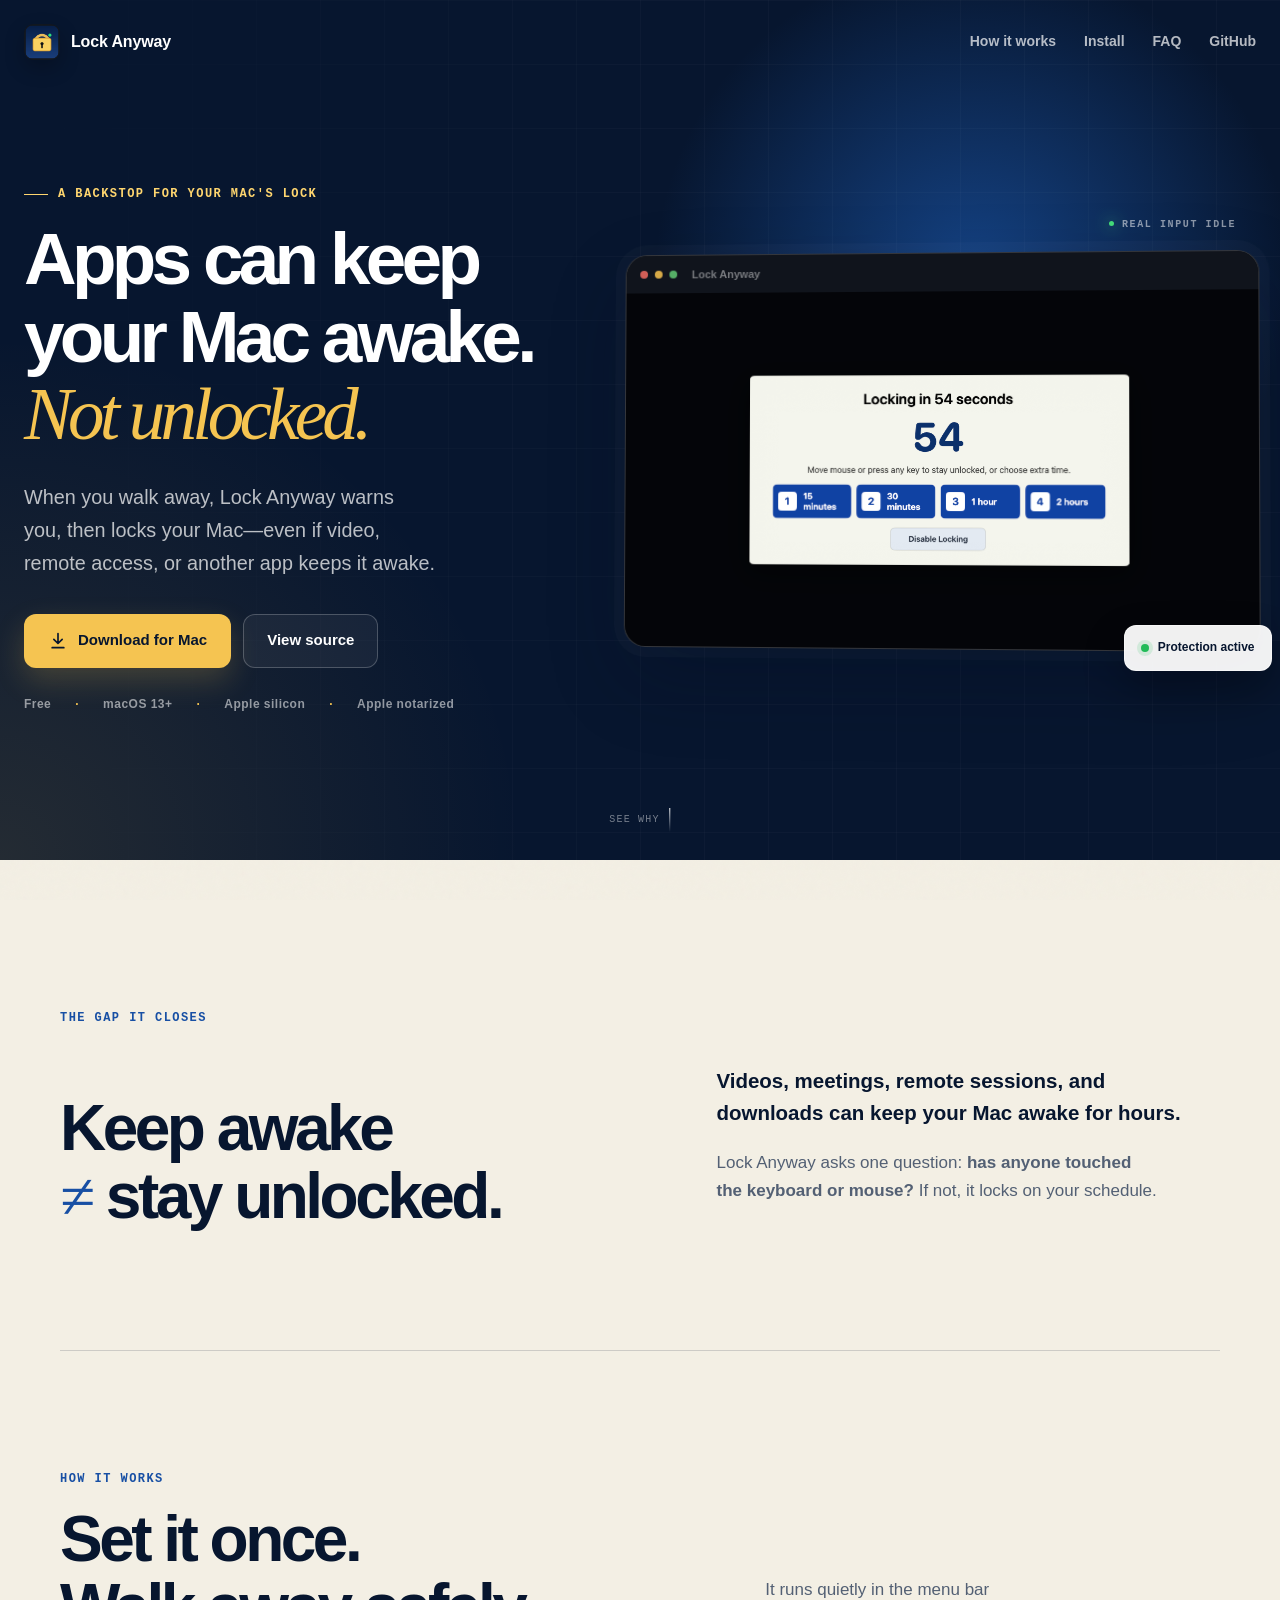
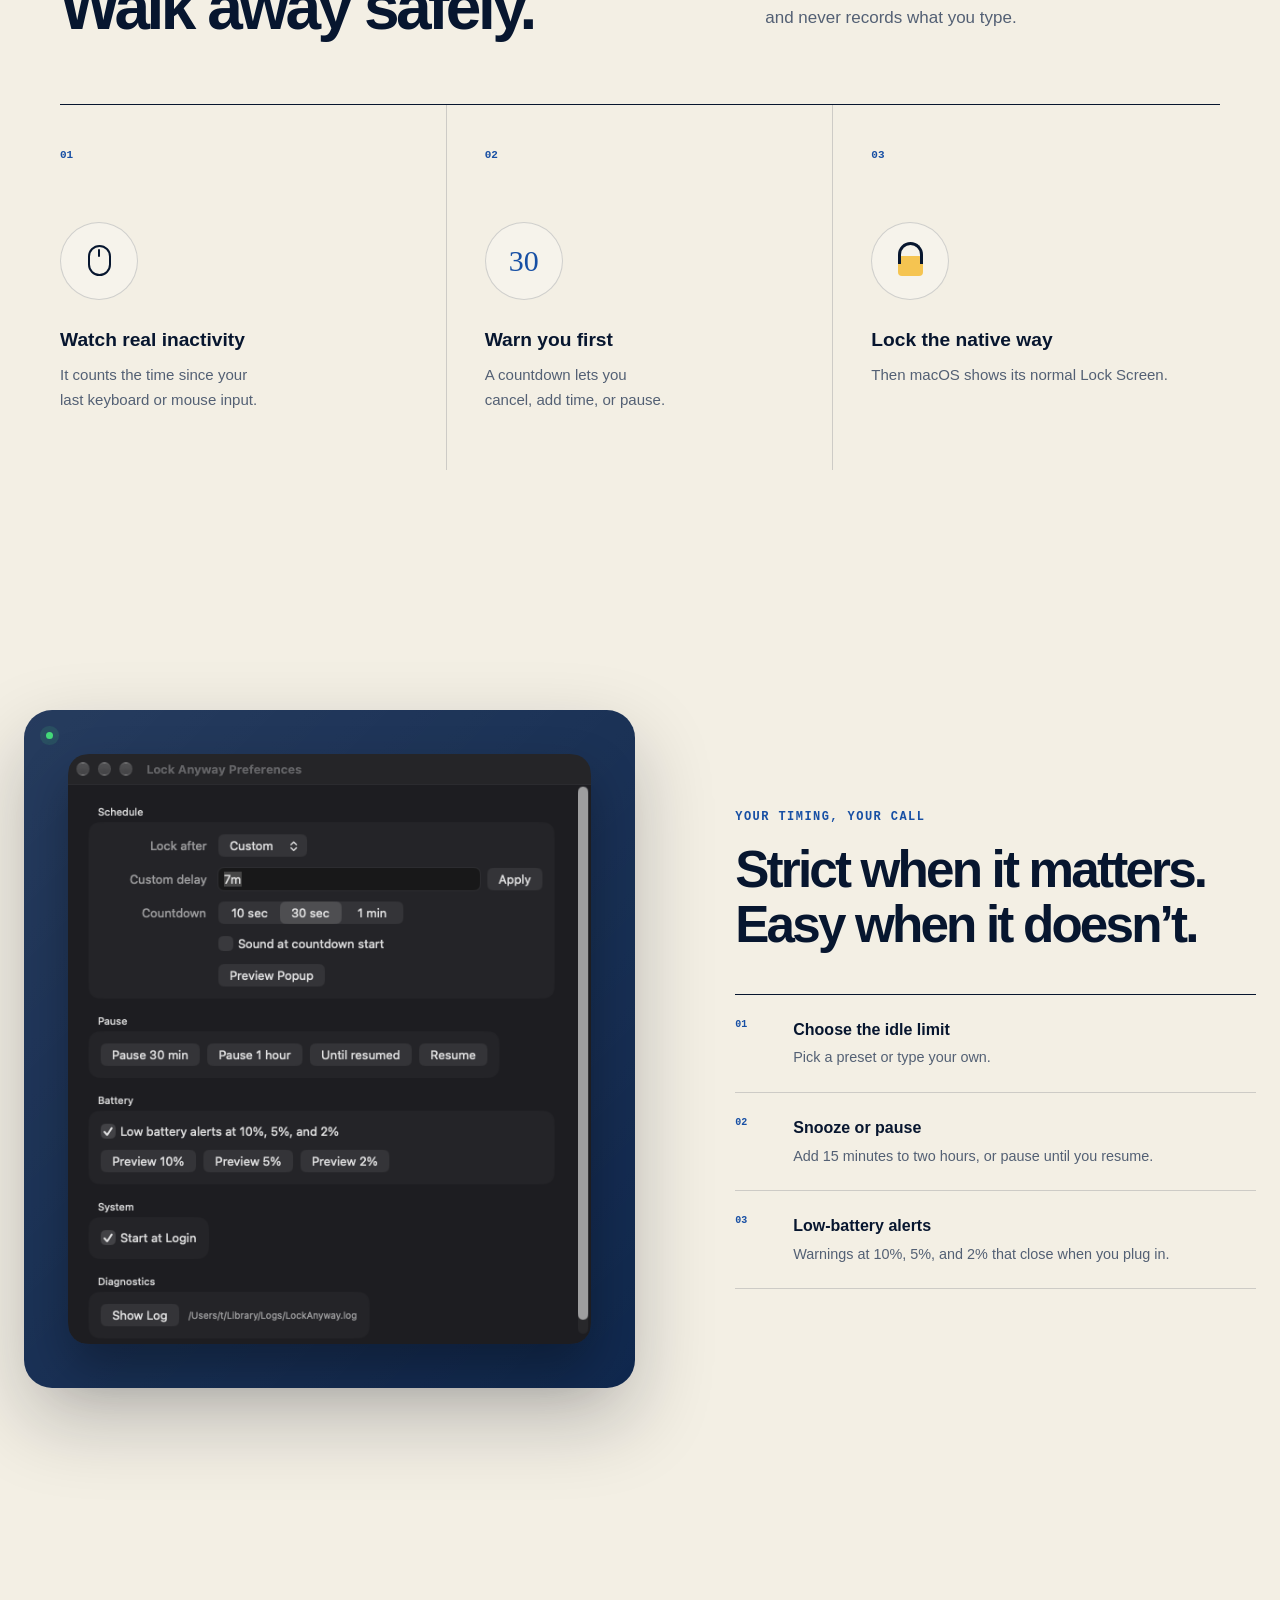
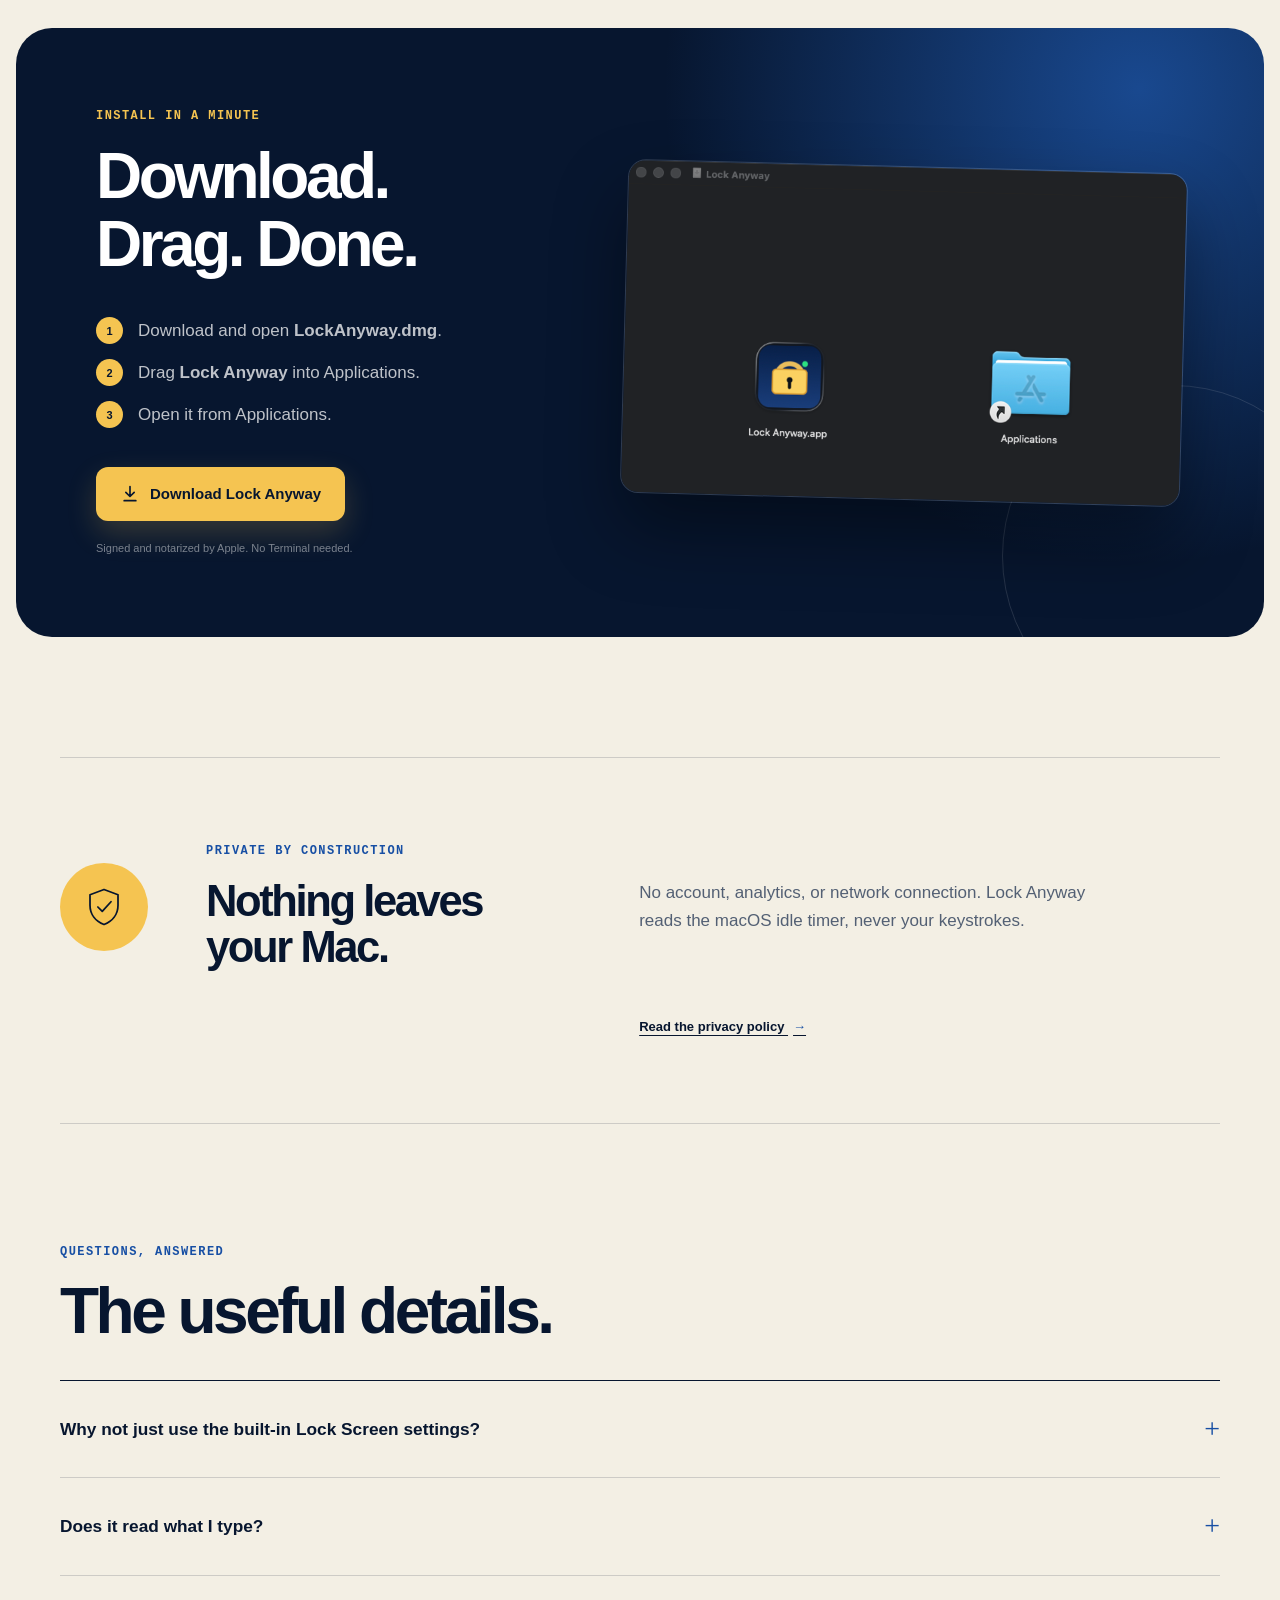
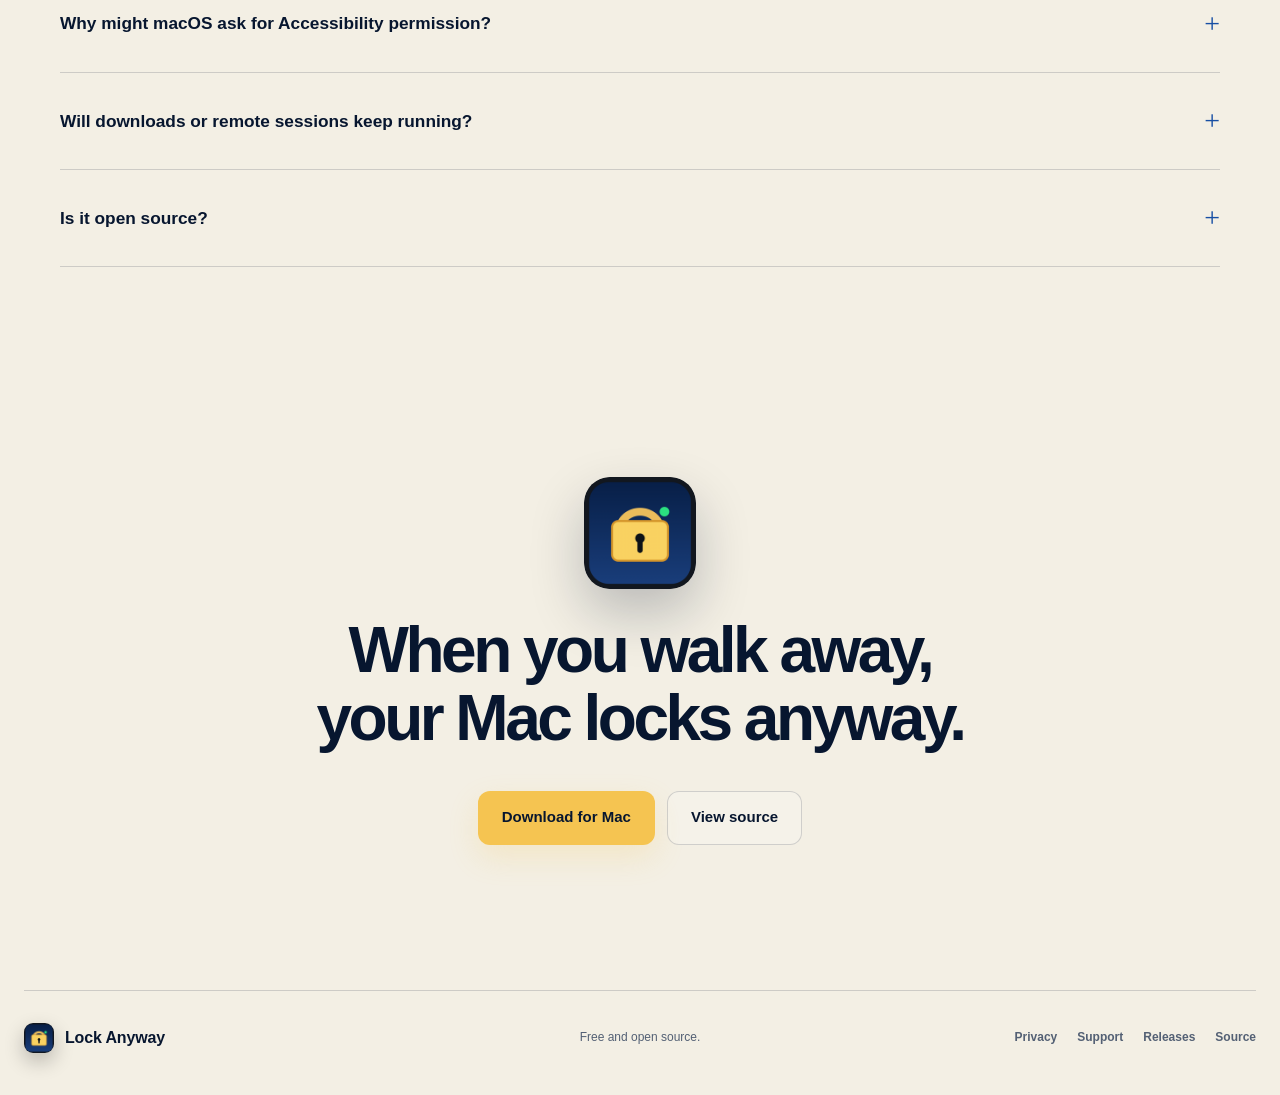
<file: docs/index.html>
<!DOCTYPE html>
<html lang="en">
<head>
  <meta charset="utf-8">
  <meta name="viewport" content="width=device-width, initial-scale=1">
  <title>Lock Anyway — Automatic Mac Lock After Real Inactivity</title>
  <meta name="description" content="A free macOS menu bar app that locks your Mac after real keyboard and mouse inactivity, even when another app keeps it awake.">
  <meta name="theme-color" content="#07162f">
  <link rel="canonical" href="https://autonomath.github.io/lock-anyway/">
  <link rel="icon" type="image/png" href="assets/app-icon.png">
  <link rel="apple-touch-icon" href="assets/app-icon.png">
  <link rel="stylesheet" href="site.css">

  <meta property="og:type" content="website">
  <meta property="og:title" content="Lock Anyway — Apps can keep your Mac awake. Not unlocked.">
  <meta property="og:description" content="A free, local-only Mac utility that locks after real keyboard and mouse inactivity.">
  <meta property="og:url" content="https://autonomath.github.io/lock-anyway/">
  <meta property="og:image" content="https://autonomath.github.io/lock-anyway/screenshots/countdown.png">
  <meta name="twitter:card" content="summary_large_image">

  <script type="application/ld+json">
  {
    "@context": "https://schema.org",
    "@type": "SoftwareApplication",
    "name": "Lock Anyway",
    "applicationCategory": "SecurityApplication",
    "operatingSystem": "macOS 13 or later on Apple silicon",
    "description": "Locks your Mac after real keyboard and mouse inactivity, even when another app keeps it awake.",
    "downloadUrl": "https://github.com/autonomath/lock-anyway/releases/latest/download/LockAnyway.dmg",
    "softwareVersion": "1.2.0",
    "isAccessibleForFree": true,
    "license": "https://opensource.org/license/mit"
  }
  </script>
</head>
<body>
  <a class="skip-link" href="#main">Skip to content</a>

  <header class="site-header">
    <a class="brand" href="#top" aria-label="Lock Anyway home">
      <img src="assets/app-icon.png" width="36" height="36" alt="">
      <span>Lock Anyway</span>
    </a>
    <nav aria-label="Main navigation">
      <a href="#how">How it works</a>
      <a href="#install">Install</a>
      <a href="#faq">FAQ</a>
      <a href="https://github.com/autonomath/lock-anyway">GitHub</a>
    </nav>
  </header>

  <main id="main">
    <section class="hero" id="top">
      <div class="hero-grid">
        <div class="hero-copy">
          <p class="eyebrow"><span></span> A backstop for your Mac's lock</p>
          <h1>Apps can keep your Mac awake.<br><em>Not unlocked.</em></h1>
          <p class="hero-lede">When you walk away, Lock Anyway warns you, then locks your Mac—even if video, remote access, or another app keeps it awake.</p>

          <div class="hero-actions">
            <a class="button button-primary" href="https://github.com/autonomath/lock-anyway/releases/latest/download/LockAnyway.dmg">
              <svg aria-hidden="true" viewBox="0 0 24 24"><path d="M12 3v12m0 0 5-5m-5 5-5-5M5 20h14"/></svg>
              Download for Mac
            </a>
            <a class="button button-ghost" href="https://github.com/autonomath/lock-anyway">View source</a>
          </div>

          <ul class="trust-list" aria-label="Requirements and trust">
            <li>Free</li>
            <li>macOS 13+</li>
            <li>Apple silicon</li>
            <li>Apple notarized</li>
          </ul>
        </div>

        <div class="hero-visual">
          <div class="signal-label">REAL INPUT IDLE</div>
          <div class="screen-frame">
            <div class="screen-chrome" aria-hidden="true">
              <span></span><span></span><span></span>
              <b>Lock Anyway</b>
            </div>
            <img src="screenshots/countdown.png" alt="Lock Anyway displaying a countdown before locking the Mac">
          </div>
          <div class="status-chip"><i></i> Protection active</div>
        </div>
      </div>
      <a class="scroll-cue" href="#why"><span>See why</span><i></i></a>
    </section>

    <section class="problem section" id="why">
      <p class="section-kicker">The gap it closes</p>
      <div class="problem-grid">
        <h2>Keep awake<br><span>≠</span> stay unlocked.</h2>
        <div class="problem-copy">
          <p class="lead">Videos, meetings, remote sessions, and downloads can keep your Mac awake for hours.</p>
          <p>Lock Anyway asks one question: <strong>has anyone touched the keyboard or mouse?</strong> If not, it locks on your schedule.</p>
        </div>
      </div>
    </section>

    <section class="how section" id="how">
      <div class="section-heading">
        <div>
          <p class="section-kicker">How it works</p>
          <h2>Set it once.<br>Walk away safely.</h2>
        </div>
        <p>It runs quietly in the menu bar and never records what you type.</p>
      </div>

      <ol class="steps">
        <li>
          <span class="step-number">01</span>
          <div class="step-icon pointer-icon" aria-hidden="true"></div>
          <h3>Watch real inactivity</h3>
          <p>It counts the time since your last keyboard or mouse input.</p>
        </li>
        <li>
          <span class="step-number">02</span>
          <div class="step-icon countdown-icon" aria-hidden="true">30</div>
          <h3>Warn you first</h3>
          <p>A countdown lets you cancel, add time, or pause.</p>
        </li>
        <li>
          <span class="step-number">03</span>
          <div class="step-icon lock-icon" aria-hidden="true"></div>
          <h3>Lock the native way</h3>
          <p>Then macOS shows its normal Lock Screen.</p>
        </li>
      </ol>
    </section>

    <section class="control section" id="controls">
      <div class="control-visual">
        <img src="screenshots/preferences.png" alt="Lock Anyway preferences for delay, countdown, pausing, battery alerts, and Start at Login">
      </div>
      <div class="control-copy">
        <p class="section-kicker">Your timing, your call</p>
        <h2>Strict when it matters. Easy when it doesn’t.</h2>
        <ul class="feature-list">
          <li>
            <span>01</span>
            <div><strong>Choose the idle limit</strong><p>Pick a preset or type your own.</p></div>
          </li>
          <li>
            <span>02</span>
            <div><strong>Snooze or pause</strong><p>Add 15 minutes to two hours, or pause until you resume.</p></div>
          </li>
          <li>
            <span>03</span>
            <div><strong>Low-battery alerts</strong><p>Warnings at 10%, 5%, and 2% that close when you plug in.</p></div>
          </li>
        </ul>
      </div>
    </section>

    <section class="install section" id="install">
      <div class="install-card">
        <div class="install-copy">
          <p class="section-kicker light">Install in a minute</p>
          <h2>Download. Drag. Done.</h2>
          <ol>
            <li><span>1</span><p>Download and open <strong>LockAnyway.dmg</strong>.</p></li>
            <li><span>2</span><p>Drag <strong>Lock Anyway</strong> into Applications.</p></li>
            <li><span>3</span><p>Open it from Applications.</p></li>
          </ol>
          <a class="button button-primary" href="https://github.com/autonomath/lock-anyway/releases/latest/download/LockAnyway.dmg">
            <svg aria-hidden="true" viewBox="0 0 24 24"><path d="M12 3v12m0 0 5-5m-5 5-5-5M5 20h14"/></svg>
            Download Lock Anyway
          </a>
          <p class="install-note">Signed and notarized by Apple. No Terminal needed.</p>
        </div>
        <div class="install-visual">
          <img src="screenshots/dmg.png" alt="Drag Lock Anyway to the Applications folder">
        </div>
      </div>
    </section>

    <section class="privacy section">
      <div class="privacy-mark" aria-hidden="true">
        <svg viewBox="0 0 48 48"><path d="M24 4 8 10v12c0 10.6 6.7 18.4 16 22 9.3-3.6 16-11.4 16-22V10L24 4Z"/><path d="m17 24 5 5 10-11"/></svg>
      </div>
      <div>
        <p class="section-kicker">Private by construction</p>
        <h2>Nothing leaves your Mac.</h2>
      </div>
      <p>No account, analytics, or network connection. Lock Anyway reads the macOS idle timer, never your keystrokes.</p>
      <a href="privacy/">Read the privacy policy <span>→</span></a>
    </section>

    <section class="faq section" id="faq">
      <div class="section-heading compact">
        <div>
          <p class="section-kicker">Questions, answered</p>
          <h2>The useful details.</h2>
        </div>
      </div>

      <div class="faq-list">
        <details>
          <summary>Why not just use the built-in Lock Screen settings?<span>+</span></summary>
          <p>If macOS already locks when you expect, you don't need it. Lock Anyway is a backstop for when media, remote access, or another app keeps the display awake.</p>
        </details>
        <details>
          <summary>Does it read what I type?<span>+</span></summary>
          <p>No. It reads only the seconds since your last input, never keys, clicks, or screen contents.</p>
        </details>
        <details>
          <summary>Why might macOS ask for Accessibility permission?<span>+</span></summary>
          <p>Usually it won't. Lock Anyway locks your session directly and asks for Accessibility only on systems where it must press Control–Command–Q instead.</p>
        </details>
        <details>
          <summary>Will downloads or remote sessions keep running?<span>+</span></summary>
          <p>Yes. Locking doesn't quit any apps. Whether the Mac stays awake afterward depends on macOS and the app keeping it awake.</p>
        </details>
        <details>
          <summary>Is it open source?<span>+</span></summary>
          <p>Yes, under the MIT License. Read the source, build it yourself, or report issues on GitHub.</p>
        </details>
      </div>
    </section>

    <section class="final-cta section">
      <img src="assets/app-icon.png" width="112" height="112" alt="Lock Anyway app icon">
      <h2>When you walk away,<br>your Mac locks anyway.</h2>
      <div class="hero-actions centered">
        <a class="button button-primary" href="https://github.com/autonomath/lock-anyway/releases/latest/download/LockAnyway.dmg">Download for Mac</a>
        <a class="button button-ghost dark" href="https://github.com/autonomath/lock-anyway">View source</a>
      </div>
    </section>
  </main>

  <footer>
    <a class="brand footer-brand" href="#top">
      <img src="assets/app-icon.png" width="30" height="30" alt="">
      <span>Lock Anyway</span>
    </a>
    <p>Free and open source.</p>
    <nav aria-label="Footer navigation">
      <a href="privacy/">Privacy</a>
      <a href="support/">Support</a>
      <a href="https://github.com/autonomath/lock-anyway/releases">Releases</a>
      <a href="https://github.com/autonomath/lock-anyway">Source</a>
    </nav>
  </footer>
</body>
</html>
</file>
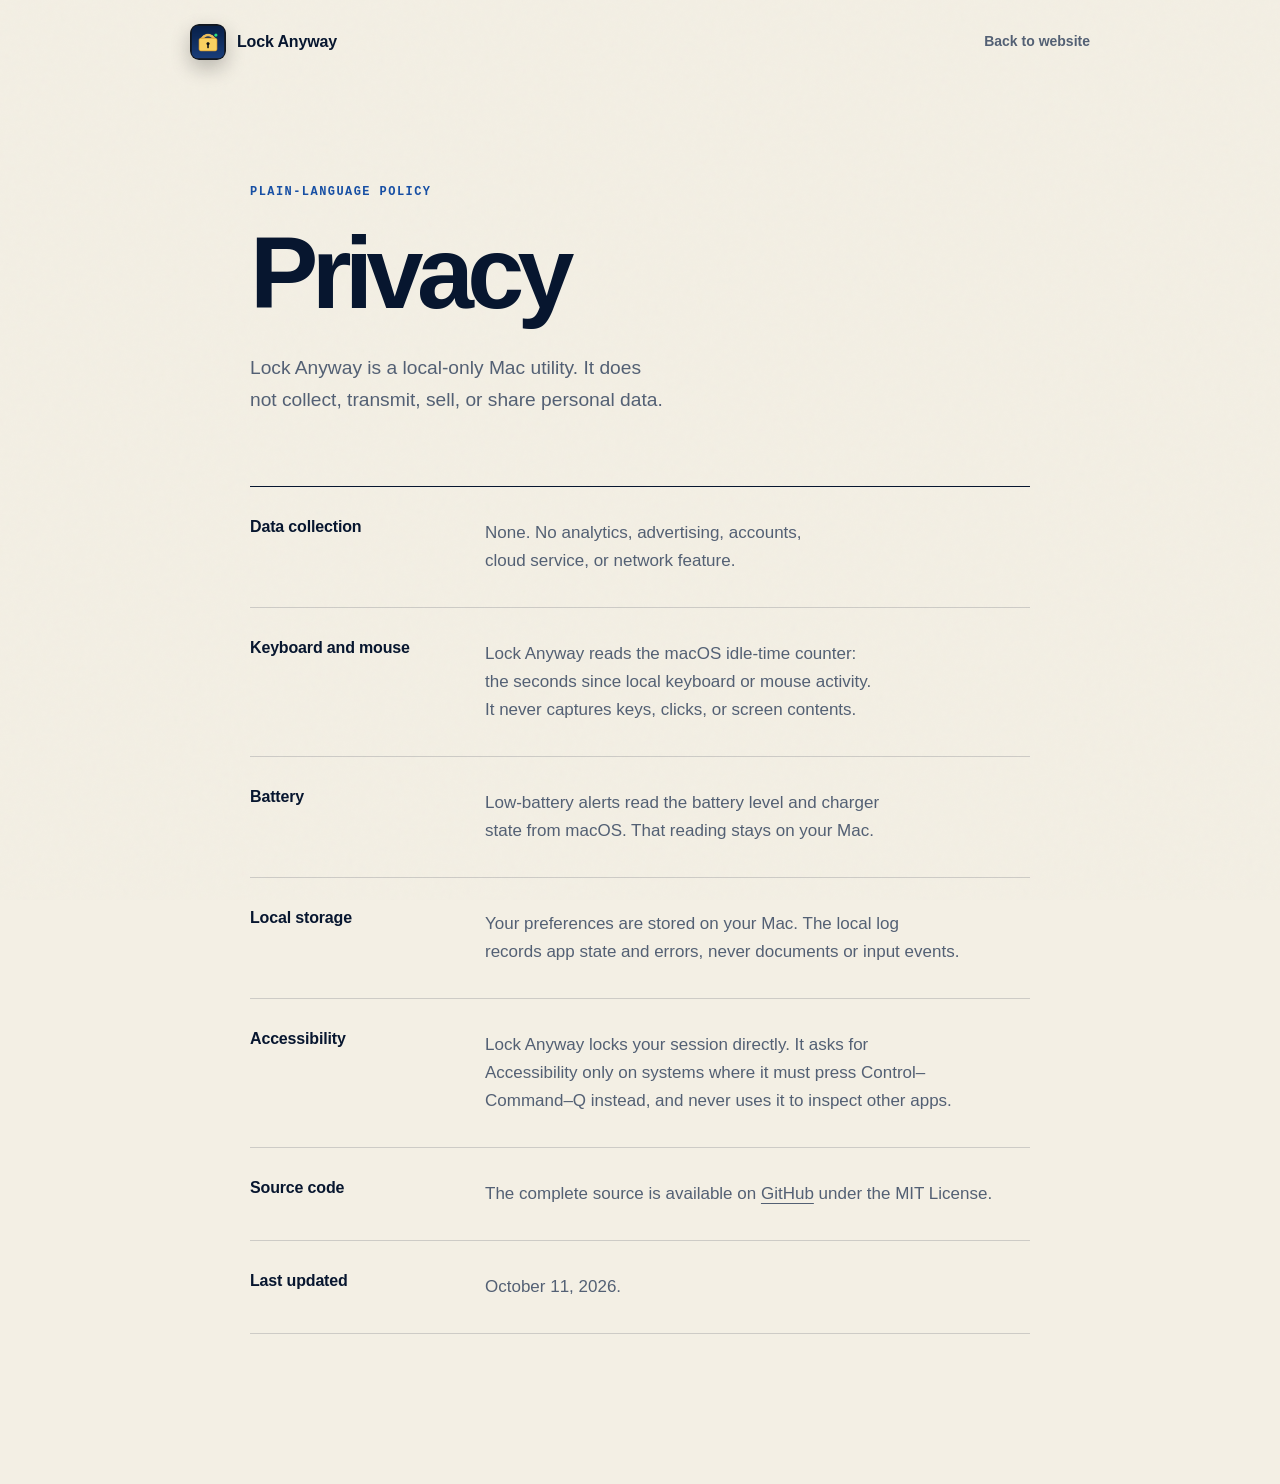
<file: docs/privacy/index.html>
<!DOCTYPE html>
<html lang="en">
<head>
  <meta charset="utf-8">
  <meta name="viewport" content="width=device-width, initial-scale=1">
  <title>Privacy — Lock Anyway</title>
  <meta name="description" content="Lock Anyway collects no personal data and makes no network connections.">
  <meta name="theme-color" content="#f3efe4">
  <link rel="canonical" href="https://autonomath.github.io/lock-anyway/privacy/">
  <link rel="icon" type="image/png" href="../assets/app-icon.png">
  <link rel="stylesheet" href="../site.css">
</head>
<body class="legal-page">
  <header class="site-header legal-header">
    <a class="brand" href="../">
      <img src="../assets/app-icon.png" width="36" height="36" alt="">
      <span>Lock Anyway</span>
    </a>
    <nav aria-label="Page navigation"><a href="../">Back to website</a></nav>
  </header>

  <main class="legal-main">
    <p class="section-kicker">Plain-language policy</p>
    <h1>Privacy</h1>
    <p class="intro">Lock Anyway is a local-only Mac utility. It does not collect, transmit, sell, or share personal data.</p>

    <article>
      <section>
        <h2>Data collection</h2>
        <p>None. No analytics, advertising, accounts, cloud service, or network feature.</p>
      </section>
      <section>
        <h2>Keyboard and mouse</h2>
        <p>Lock Anyway reads the macOS idle-time counter: the seconds since local keyboard or mouse activity. It never captures keys, clicks, or screen contents.</p>
      </section>
      <section>
        <h2>Battery</h2>
        <p>Low-battery alerts read the battery level and charger state from macOS. That reading stays on your Mac.</p>
      </section>
      <section>
        <h2>Local storage</h2>
        <p>Your preferences are stored on your Mac. The local log records app state and errors, never documents or input events.</p>
      </section>
      <section>
        <h2>Accessibility</h2>
        <p>Lock Anyway locks your session directly. It asks for Accessibility only on systems where it must press Control–Command–Q instead, and never uses it to inspect other apps.</p>
      </section>
      <section>
        <h2>Source code</h2>
        <p>The complete source is available on <a href="https://github.com/autonomath/lock-anyway">GitHub</a> under the MIT License.</p>
      </section>
      <section>
        <h2>Last updated</h2>
        <p>October 11, 2026.</p>
      </section>
    </article>
  </main>
</body>
</html>
</file>
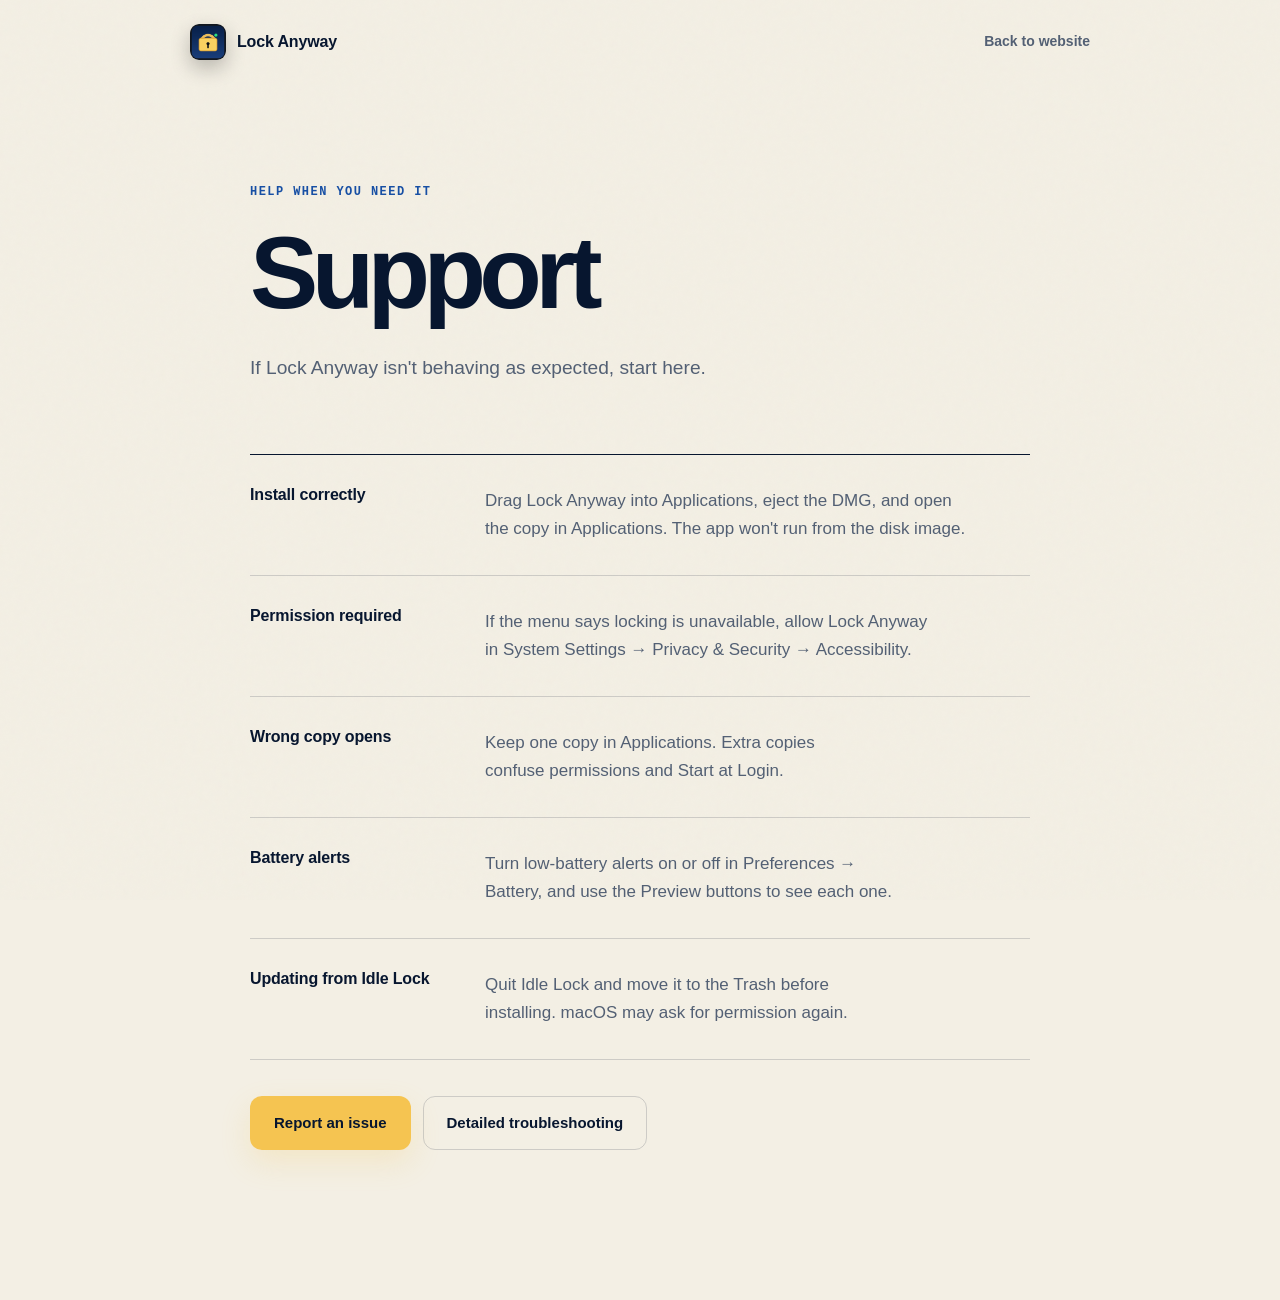
<file: docs/support/index.html>
<!DOCTYPE html>
<html lang="en">
<head>
  <meta charset="utf-8">
  <meta name="viewport" content="width=device-width, initial-scale=1">
  <title>Support — Lock Anyway</title>
  <meta name="description" content="Installation help, troubleshooting, and support for Lock Anyway.">
  <meta name="theme-color" content="#f3efe4">
  <link rel="canonical" href="https://autonomath.github.io/lock-anyway/support/">
  <link rel="icon" type="image/png" href="../assets/app-icon.png">
  <link rel="stylesheet" href="../site.css">
</head>
<body class="legal-page">
  <header class="site-header legal-header">
    <a class="brand" href="../">
      <img src="../assets/app-icon.png" width="36" height="36" alt="">
      <span>Lock Anyway</span>
    </a>
    <nav aria-label="Page navigation"><a href="../">Back to website</a></nav>
  </header>

  <main class="legal-main">
    <p class="section-kicker">Help when you need it</p>
    <h1>Support</h1>
    <p class="intro">If Lock Anyway isn't behaving as expected, start here.</p>

    <article>
      <section>
        <h2>Install correctly</h2>
        <p>Drag Lock Anyway into Applications, eject the DMG, and open the copy in Applications. The app won't run from the disk image.</p>
      </section>
      <section>
        <h2>Permission required</h2>
        <p>If the menu says locking is unavailable, allow Lock Anyway in System Settings → Privacy &amp; Security → Accessibility.</p>
      </section>
      <section>
        <h2>Wrong copy opens</h2>
        <p>Keep one copy in Applications. Extra copies confuse permissions and Start at Login.</p>
      </section>
      <section>
        <h2>Battery alerts</h2>
        <p>Turn low-battery alerts on or off in Preferences → Battery, and use the Preview buttons to see each one.</p>
      </section>
      <section>
        <h2>Updating from Idle Lock</h2>
        <p>Quit Idle Lock and move it to the Trash before installing. macOS may ask for permission again.</p>
      </section>
    </article>

    <div class="support-actions">
      <a class="button button-primary" href="https://github.com/autonomath/lock-anyway/issues/new">Report an issue</a>
      <a class="button button-ghost" href="https://github.com/autonomath/lock-anyway/blob/main/docs/TROUBLESHOOTING.md">Detailed troubleshooting</a>
    </div>
  </main>
</body>
</html>
</file>
<file: docs/site.css>
:root {
  --ink: #07162f;
  --ink-soft: #10284e;
  --paper: #f3efe4;
  --paper-deep: #e8e1d0;
  --signal: #f5c451;
  --signal-bright: #ffd66f;
  --blue: #174fa4;
  --green: #43d978;
  --line: rgba(7, 22, 47, 0.16);
  --muted: #536074;
  --radius: 28px;
  --shadow: 0 32px 80px rgba(3, 13, 31, 0.24);
}

* {
  box-sizing: border-box;
}

html {
  scroll-behavior: smooth;
}

body {
  margin: 0;
  color: var(--ink);
  background: var(--paper);
  font-family: "Avenir Next", Avenir, "Segoe UI", sans-serif;
  font-size: 17px;
  line-height: 1.65;
  -webkit-font-smoothing: antialiased;
}

body::before {
  position: fixed;
  inset: 0;
  z-index: -1;
  pointer-events: none;
  content: "";
  opacity: 0.18;
  background-image: url("data:image/svg+xml,%3Csvg viewBox='0 0 160 160' xmlns='http://www.w3.org/2000/svg'%3E%3Cfilter id='n'%3E%3CfeTurbulence type='fractalNoise' baseFrequency='.9' numOctaves='4' stitchTiles='stitch'/%3E%3C/filter%3E%3Crect width='100%25' height='100%25' filter='url(%23n)' opacity='.12'/%3E%3C/svg%3E");
}

a {
  color: inherit;
  text-decoration-thickness: 1px;
  text-underline-offset: 4px;
}

img {
  display: block;
  max-width: 100%;
}

button,
a {
  -webkit-tap-highlight-color: transparent;
}

:focus-visible {
  outline: 3px solid var(--signal);
  outline-offset: 4px;
}

.skip-link {
  position: fixed;
  top: 12px;
  left: 12px;
  z-index: 100;
  padding: 10px 16px;
  color: var(--ink);
  background: var(--signal);
  border-radius: 8px;
  transform: translateY(-160%);
}

.skip-link:focus {
  transform: translateY(0);
}

.site-header {
  position: absolute;
  top: 0;
  left: 50%;
  z-index: 10;
  display: flex;
  width: min(1240px, calc(100% - 48px));
  align-items: center;
  justify-content: space-between;
  padding: 24px 0;
  color: white;
  transform: translateX(-50%);
}

.brand {
  display: inline-flex;
  align-items: center;
  gap: 11px;
  font-size: 16px;
  font-weight: 700;
  letter-spacing: -0.01em;
  text-decoration: none;
}

.brand img {
  border-radius: 9px;
  box-shadow: 0 8px 20px rgba(0, 0, 0, 0.24);
}

.site-header nav,
footer nav {
  display: flex;
  align-items: center;
  gap: 28px;
}

.site-header nav a {
  color: rgba(255, 255, 255, 0.7);
  font-size: 14px;
  font-weight: 600;
  text-decoration: none;
  transition: color 180ms ease;
}

.site-header nav a:hover {
  color: white;
}

.hero {
  position: relative;
  min-height: 860px;
  overflow: hidden;
  color: white;
  background:
    radial-gradient(circle at 76% 32%, rgba(26, 84, 166, 0.72), transparent 28%),
    radial-gradient(circle at 0 100%, rgba(245, 196, 81, 0.12), transparent 34%),
    var(--ink);
}

.hero::before {
  position: absolute;
  inset: 0;
  content: "";
  opacity: 0.15;
  background-image:
    linear-gradient(rgba(255, 255, 255, 0.16) 1px, transparent 1px),
    linear-gradient(90deg, rgba(255, 255, 255, 0.16) 1px, transparent 1px);
  background-size: 64px 64px;
  mask-image: linear-gradient(90deg, transparent, black 48%, black);
}

.hero-grid {
  position: relative;
  z-index: 1;
  display: grid;
  width: min(1240px, calc(100% - 48px));
  min-height: 860px;
  margin: 0 auto;
  padding: 150px 0 110px;
  grid-template-columns: 0.92fr 1.08fr;
  align-items: center;
  gap: 54px;
}

.hero-copy {
  animation: rise 700ms 100ms both cubic-bezier(.2, .8, .2, 1);
}

.eyebrow,
.section-kicker {
  margin: 0 0 18px;
  color: var(--blue);
  font-family: "SFMono-Regular", Consolas, monospace;
  font-size: 12px;
  font-weight: 700;
  letter-spacing: 0.12em;
  line-height: 1.4;
  text-transform: uppercase;
}

.eyebrow {
  display: flex;
  align-items: center;
  color: var(--signal-bright);
}

.eyebrow span {
  display: inline-block;
  width: 24px;
  height: 1px;
  margin-right: 10px;
  background: currentColor;
}

h1,
h2,
h3,
p {
  text-wrap: balance;
}

h1,
h2,
h3 {
  margin-top: 0;
  line-height: 1.06;
}

h1 {
  max-width: 700px;
  margin-bottom: 28px;
  font-size: clamp(3.5rem, 5.7vw, 6rem);
  font-weight: 650;
  letter-spacing: -0.065em;
}

h1 em {
  color: var(--signal);
  font-family: "Iowan Old Style", Georgia, serif;
  font-weight: 400;
}

.hero-lede {
  max-width: 620px;
  margin: 0 0 34px;
  color: rgba(255, 255, 255, 0.72);
  font-size: clamp(1.05rem, 1.7vw, 1.24rem);
  line-height: 1.65;
}

.hero-actions {
  display: flex;
  flex-wrap: wrap;
  align-items: center;
  gap: 12px;
}

.button {
  display: inline-flex;
  min-height: 54px;
  align-items: center;
  justify-content: center;
  gap: 10px;
  padding: 0 23px;
  border: 1px solid transparent;
  border-radius: 12px;
  font-size: 15px;
  font-weight: 750;
  text-decoration: none;
  transition: transform 180ms ease, background 180ms ease, border-color 180ms ease;
}

.button:hover {
  transform: translateY(-2px);
}

.button svg {
  width: 20px;
  fill: none;
  stroke: currentColor;
  stroke-linecap: round;
  stroke-linejoin: round;
  stroke-width: 2;
}

.button-primary {
  color: var(--ink);
  background: var(--signal);
  box-shadow: 0 12px 30px rgba(245, 196, 81, 0.2);
}

.button-primary:hover {
  background: var(--signal-bright);
}

.button-ghost {
  color: white;
  border-color: rgba(255, 255, 255, 0.22);
  background: rgba(255, 255, 255, 0.05);
}

.button-ghost:hover {
  border-color: rgba(255, 255, 255, 0.44);
  background: rgba(255, 255, 255, 0.09);
}

.trust-list {
  display: flex;
  flex-wrap: wrap;
  gap: 8px 24px;
  margin: 27px 0 0;
  padding: 0;
  color: rgba(255, 255, 255, 0.55);
  font-size: 12px;
  font-weight: 650;
  letter-spacing: 0.04em;
  list-style: none;
}

.trust-list li:not(:first-child)::before {
  margin-right: 24px;
  color: var(--signal);
  content: "·";
}

.hero-visual {
  position: relative;
  animation: rise 850ms 250ms both cubic-bezier(.2, .8, .2, 1);
}

.screen-frame {
  overflow: hidden;
  border: 1px solid rgba(255, 255, 255, 0.18);
  border-radius: 22px;
  background: #080b11;
  box-shadow: var(--shadow), 0 0 0 10px rgba(255, 255, 255, 0.025);
  transform: perspective(1200px) rotateY(-3deg) rotateX(1deg);
}

.screen-frame img {
  width: 100%;
}

.screen-chrome {
  display: flex;
  height: 38px;
  align-items: center;
  gap: 7px;
  padding: 0 14px;
  color: rgba(255, 255, 255, 0.44);
  background: #10141c;
}

.screen-chrome span {
  width: 8px;
  height: 8px;
  border-radius: 50%;
  background: #4d5360;
}

.screen-chrome span:first-child {
  background: #d15e57;
}

.screen-chrome span:nth-child(2) {
  background: #d6a947;
}

.screen-chrome span:nth-child(3) {
  background: #55af66;
}

.screen-chrome b {
  margin-left: 8px;
  font-size: 11px;
  font-weight: 600;
}

.signal-label {
  position: absolute;
  top: -35px;
  right: 20px;
  z-index: 2;
  color: rgba(255, 255, 255, 0.52);
  font-family: "SFMono-Regular", Consolas, monospace;
  font-size: 10px;
  font-weight: 700;
  letter-spacing: 0.16em;
}

.signal-label::before {
  display: inline-block;
  width: 5px;
  height: 5px;
  margin: 0 8px 1px 0;
  border-radius: 50%;
  background: var(--green);
  box-shadow: 0 0 14px var(--green);
  content: "";
}

.status-chip {
  position: absolute;
  right: -16px;
  bottom: -22px;
  display: flex;
  align-items: center;
  gap: 9px;
  padding: 12px 16px;
  color: var(--ink);
  border: 1px solid rgba(255, 255, 255, 0.5);
  border-radius: 12px;
  background: rgba(255, 255, 255, 0.94);
  box-shadow: 0 18px 40px rgba(0, 0, 0, 0.3);
  font-size: 12px;
  font-weight: 700;
  backdrop-filter: blur(20px);
}

.status-chip i {
  width: 8px;
  height: 8px;
  border-radius: 50%;
  background: #21bb58;
  box-shadow: 0 0 0 4px rgba(33, 187, 88, 0.14);
}

.scroll-cue {
  position: absolute;
  bottom: 28px;
  left: 50%;
  z-index: 2;
  display: flex;
  align-items: center;
  gap: 10px;
  color: rgba(255, 255, 255, 0.45);
  font-family: "SFMono-Regular", Consolas, monospace;
  font-size: 10px;
  letter-spacing: 0.12em;
  text-decoration: none;
  text-transform: uppercase;
  transform: translateX(-50%);
}

.scroll-cue i {
  display: block;
  width: 1px;
  height: 24px;
  background: linear-gradient(white, transparent);
}

.section {
  width: min(1160px, calc(100% - 48px));
  margin: 0 auto;
  padding: 120px 0;
}

.section h2 {
  margin-bottom: 24px;
  font-size: clamp(2.7rem, 5vw, 5.2rem);
  font-weight: 650;
  letter-spacing: -0.055em;
}

.problem {
  padding-top: 150px;
  border-bottom: 1px solid var(--line);
}

.problem-grid {
  display: grid;
  grid-template-columns: 1.05fr 0.95fr;
  gap: 100px;
  align-items: end;
}

.problem h2 {
  margin: 0;
}

.problem h2 span {
  color: var(--blue);
  font-family: "Iowan Old Style", Georgia, serif;
  font-weight: 400;
}

.problem-copy {
  padding-bottom: 8px;
  color: var(--muted);
}

.problem-copy .lead {
  color: var(--ink);
  font-size: 1.28rem;
  font-weight: 600;
  line-height: 1.55;
}

.section-heading {
  display: grid;
  margin-bottom: 62px;
  grid-template-columns: 1.15fr 0.85fr;
  gap: 90px;
  align-items: end;
}

.section-heading h2 {
  margin-bottom: 0;
}

.section-heading > p {
  max-width: 470px;
  margin: 0 0 10px;
  color: var(--muted);
}

.steps {
  display: grid;
  margin: 0;
  padding: 0;
  border-top: 1px solid var(--ink);
  grid-template-columns: repeat(3, 1fr);
  list-style: none;
}

.steps li {
  position: relative;
  min-height: 365px;
  padding: 34px 38px 38px 0;
  border-right: 1px solid var(--line);
}

.steps li + li {
  padding-left: 38px;
}

.steps li:last-child {
  padding-right: 0;
  border-right: 0;
}

.step-number {
  color: var(--blue);
  font-family: "SFMono-Regular", Consolas, monospace;
  font-size: 11px;
  font-weight: 700;
}

.step-icon {
  position: relative;
  display: flex;
  width: 78px;
  height: 78px;
  align-items: center;
  justify-content: center;
  margin: 55px 0 30px;
  color: var(--ink);
  border: 1px solid var(--line);
  border-radius: 50%;
  background: rgba(255, 255, 255, 0.28);
}

.pointer-icon::before {
  width: 19px;
  height: 27px;
  border: 2px solid var(--ink);
  border-radius: 12px;
  content: "";
}

.pointer-icon::after {
  position: absolute;
  top: 26px;
  width: 2px;
  height: 8px;
  border-radius: 2px;
  background: var(--ink);
  content: "";
}

.countdown-icon {
  color: var(--blue);
  font-family: "Iowan Old Style", Georgia, serif;
  font-size: 30px;
}

.lock-icon::before {
  width: 25px;
  height: 20px;
  margin-top: 11px;
  border-radius: 4px;
  background: var(--signal);
  content: "";
}

.lock-icon::after {
  position: absolute;
  top: 19px;
  width: 19px;
  height: 19px;
  border: 3px solid var(--ink);
  border-bottom: 0;
  border-radius: 13px 13px 0 0;
  content: "";
}

.steps h3 {
  margin-bottom: 13px;
  font-size: 1.2rem;
}

.steps p {
  margin: 0;
  color: var(--muted);
  font-size: 0.94rem;
}

.control {
  display: grid;
  width: min(1240px, calc(100% - 48px));
  grid-template-columns: 1.08fr 0.92fr;
  gap: 100px;
  align-items: center;
}

.control-visual {
  position: relative;
  padding: 44px;
  border-radius: var(--radius);
  background:
    linear-gradient(135deg, rgba(255, 255, 255, 0.09), transparent),
    var(--ink-soft);
  box-shadow: var(--shadow);
}

.control-visual::before {
  position: absolute;
  top: 22px;
  left: 22px;
  width: 7px;
  height: 7px;
  border-radius: 50%;
  background: var(--green);
  box-shadow: 0 0 0 6px rgba(67, 217, 120, 0.12);
  content: "";
}

.control-visual img {
  width: 100%;
  border-radius: 20px;
  box-shadow: 0 24px 50px rgba(0, 0, 0, 0.3);
}

.control-copy h2 {
  font-size: clamp(2.6rem, 4vw, 4.4rem);
}

.feature-list {
  margin: 42px 0 0;
  padding: 0;
  border-top: 1px solid var(--ink);
  list-style: none;
}

.feature-list li {
  display: grid;
  padding: 22px 0;
  border-bottom: 1px solid var(--line);
  grid-template-columns: 48px 1fr;
  gap: 10px;
}

.feature-list > li > span {
  color: var(--blue);
  font-family: "SFMono-Regular", Consolas, monospace;
  font-size: 10px;
  font-weight: 700;
}

.feature-list strong {
  display: block;
  margin-bottom: 3px;
  font-size: 1rem;
}

.feature-list p {
  margin: 0;
  color: var(--muted);
  font-size: 0.9rem;
}

.install {
  width: min(1300px, calc(100% - 32px));
}

.install-card {
  position: relative;
  display: grid;
  overflow: hidden;
  padding: 80px;
  color: white;
  border-radius: 36px;
  background:
    radial-gradient(circle at 90% 10%, rgba(32, 92, 180, 0.72), transparent 38%),
    var(--ink);
  grid-template-columns: 0.9fr 1.1fr;
  gap: 70px;
  align-items: center;
}

.install-card::after {
  position: absolute;
  right: -80px;
  bottom: -90px;
  width: 340px;
  height: 340px;
  border: 1px solid rgba(255, 255, 255, 0.12);
  border-radius: 50%;
  content: "";
}

.section-kicker.light {
  color: var(--signal);
}

.install-copy h2 {
  margin-bottom: 38px;
  font-size: clamp(3rem, 5vw, 5rem);
}

.install-copy ol {
  margin: 0 0 38px;
  padding: 0;
  list-style: none;
}

.install-copy li {
  display: flex;
  align-items: center;
  gap: 15px;
  margin-bottom: 14px;
  color: rgba(255, 255, 255, 0.74);
}

.install-copy li span {
  display: inline-flex;
  width: 27px;
  height: 27px;
  flex: 0 0 27px;
  align-items: center;
  justify-content: center;
  color: var(--ink);
  border-radius: 50%;
  background: var(--signal);
  font-size: 11px;
  font-weight: 800;
}

.install-copy li p {
  margin: 0;
}

.install-note {
  margin: 18px 0 0;
  color: rgba(255, 255, 255, 0.46);
  font-size: 11px;
}

.install-visual {
  position: relative;
  z-index: 1;
  transform: rotate(1.5deg);
}

.install-visual img {
  border: 1px solid rgba(255, 255, 255, 0.16);
  border-radius: 18px;
  box-shadow: 0 36px 70px rgba(0, 0, 0, 0.4);
}

.privacy {
  display: grid;
  padding-top: 85px;
  padding-bottom: 85px;
  border-top: 1px solid var(--line);
  border-bottom: 1px solid var(--line);
  grid-template-columns: 100px 0.8fr 1.2fr;
  gap: 46px;
  align-items: center;
}

.privacy-mark {
  display: flex;
  width: 88px;
  height: 88px;
  align-items: center;
  justify-content: center;
  border-radius: 50%;
  background: var(--signal);
}

.privacy-mark svg {
  width: 42px;
  fill: none;
  stroke: var(--ink);
  stroke-linecap: round;
  stroke-linejoin: round;
  stroke-width: 2;
}

.privacy h2 {
  margin: 0;
  font-size: clamp(2.2rem, 3.4vw, 3.6rem);
}

.privacy > p {
  margin: 0;
  color: var(--muted);
}

.privacy > a {
  grid-column: 3;
  font-size: 13px;
  font-weight: 700;
}

.privacy > a span {
  margin-left: 5px;
  color: var(--blue);
}

.section-heading.compact {
  margin-bottom: 34px;
}

.faq-list {
  border-top: 1px solid var(--ink);
}

.faq-list details {
  border-bottom: 1px solid var(--line);
}

.faq-list summary {
  display: flex;
  align-items: center;
  justify-content: space-between;
  gap: 30px;
  padding: 25px 0;
  cursor: pointer;
  font-size: 1.08rem;
  font-weight: 650;
  list-style: none;
}

.faq-list summary::-webkit-details-marker {
  display: none;
}

.faq-list summary span {
  color: var(--blue);
  font-family: "Iowan Old Style", Georgia, serif;
  font-size: 28px;
  font-weight: 400;
  transition: transform 180ms ease;
}

.faq-list details[open] summary span {
  transform: rotate(45deg);
}

.faq-list details p {
  max-width: 820px;
  margin: -6px 0 26px;
  color: var(--muted);
}

.final-cta {
  padding-top: 90px;
  padding-bottom: 145px;
  text-align: center;
}

.final-cta > img {
  margin: 0 auto 28px;
  border-radius: 26px;
  box-shadow: 0 24px 54px rgba(7, 22, 47, 0.24);
}

.final-cta h2 {
  margin-bottom: 38px;
}

.hero-actions.centered {
  justify-content: center;
}

.button-ghost.dark {
  color: var(--ink);
  border-color: var(--line);
  background: rgba(255, 255, 255, 0.2);
}

footer {
  display: grid;
  width: min(1240px, calc(100% - 48px));
  margin: 0 auto;
  padding: 32px 0 42px;
  border-top: 1px solid var(--line);
  grid-template-columns: 1fr auto 1fr;
  gap: 30px;
  align-items: center;
}

footer p {
  margin: 0;
  color: var(--muted);
  font-size: 12px;
}

footer nav {
  justify-content: flex-end;
  gap: 20px;
}

footer nav a {
  color: var(--muted);
  font-size: 12px;
  font-weight: 650;
  text-decoration: none;
}

footer nav a:hover {
  color: var(--ink);
}

.legal-page {
  min-height: 100vh;
  background: var(--paper);
}

.legal-header {
  position: static;
  width: min(900px, calc(100% - 48px));
  color: var(--ink);
  transform: none;
  margin: 0 auto;
}

.legal-header nav a {
  color: var(--muted);
}

.legal-header nav a:hover {
  color: var(--ink);
}

.legal-main {
  width: min(780px, calc(100% - 48px));
  margin: 0 auto;
  padding: 100px 0 150px;
}

.legal-main h1 {
  max-width: 760px;
  margin-bottom: 25px;
  color: var(--ink);
  font-size: clamp(3.5rem, 8vw, 6.5rem);
}

.legal-main .intro {
  max-width: 700px;
  margin-bottom: 70px;
  color: var(--muted);
  font-size: 1.2rem;
}

.legal-main article {
  border-top: 1px solid var(--ink);
}

.legal-main article section {
  display: grid;
  padding: 32px 0;
  border-bottom: 1px solid var(--line);
  grid-template-columns: 190px 1fr;
  gap: 45px;
}

.legal-main article h2 {
  margin: 0;
  font-size: 1rem;
  letter-spacing: -0.01em;
}

.legal-main article p,
.legal-main article ul {
  margin: 0;
  color: var(--muted);
}

.legal-main article ul {
  padding-left: 20px;
}

.support-actions {
  display: flex;
  flex-wrap: wrap;
  gap: 12px;
  margin-top: 36px;
}

.support-actions .button-ghost {
  color: var(--ink);
  border-color: var(--line);
  background: transparent;
}

@keyframes rise {
  from {
    opacity: 0;
    transform: translateY(22px);
  }
  to {
    opacity: 1;
    transform: translateY(0);
  }
}

@media (max-width: 980px) {
  .hero {
    min-height: auto;
  }

  .hero-grid {
    min-height: auto;
    padding-top: 135px;
    grid-template-columns: 1fr;
  }

  .hero-copy {
    max-width: 760px;
  }

  .hero-visual {
    width: min(760px, 100%);
    margin: 35px auto 0;
  }

  .scroll-cue {
    display: none;
  }

  .problem-grid,
  .section-heading,
  .control,
  .install-card {
    grid-template-columns: 1fr;
  }

  .problem-grid,
  .section-heading,
  .control,
  .install-card {
    gap: 48px;
  }

  .privacy {
    grid-template-columns: 88px 1fr;
  }

  .privacy > p,
  .privacy > a {
    grid-column: 2;
  }

  footer {
    grid-template-columns: 1fr 1fr;
  }

  footer p {
    display: none;
  }
}

@media (max-width: 720px) {
  body {
    font-size: 16px;
  }

  .site-header,
  .hero-grid,
  .section,
  .control,
  footer,
  .legal-header,
  .legal-main {
    width: min(100% - 32px, 1160px);
  }

  .site-header nav a:not(:last-child) {
    display: none;
  }

  .site-header nav {
    gap: 0;
  }

  .hero-grid {
    padding-top: 120px;
    padding-bottom: 85px;
  }

  h1 {
    font-size: clamp(3.15rem, 14vw, 4.5rem);
  }

  .hero-lede {
    font-size: 1rem;
  }

  .button {
    width: 100%;
  }

  .trust-list {
    gap: 8px 16px;
  }

  .trust-list li:not(:first-child)::before {
    margin-right: 16px;
  }

  .screen-frame {
    border-radius: 15px;
    transform: none;
  }

  .screen-chrome {
    height: 29px;
  }

  .signal-label {
    display: none;
  }

  .status-chip {
    right: 8px;
  }

  .section {
    padding-top: 88px;
    padding-bottom: 88px;
  }

  .problem {
    padding-top: 100px;
  }

  .problem-grid,
  .section-heading,
  .control {
    gap: 35px;
  }

  .steps {
    grid-template-columns: 1fr;
  }

  .steps li,
  .steps li + li {
    min-height: 0;
    padding: 28px 0 35px;
    border-right: 0;
    border-bottom: 1px solid var(--line);
  }

  .steps li:last-child {
    border-bottom: 0;
  }

  .step-icon {
    margin: 34px 0 25px;
  }

  .control-visual {
    padding: 28px 16px 16px;
    border-radius: 20px;
  }

  .install {
    width: calc(100% - 16px);
  }

  .install-card {
    padding: 58px 24px 32px;
    border-radius: 25px;
  }

  .privacy {
    grid-template-columns: 1fr;
  }

  .privacy > p,
  .privacy > a {
    grid-column: 1;
  }

  .privacy-mark {
    width: 68px;
    height: 68px;
  }

  .privacy-mark svg {
    width: 34px;
  }

  .final-cta {
    padding-bottom: 100px;
  }

  footer {
    grid-template-columns: 1fr;
    justify-items: start;
  }

  footer nav {
    flex-wrap: wrap;
    justify-content: flex-start;
  }

  .legal-main {
    padding-top: 70px;
  }

  .legal-main article section {
    grid-template-columns: 1fr;
    gap: 10px;
  }
}

@media (prefers-reduced-motion: reduce) {
  *,
  *::before,
  *::after {
    scroll-behavior: auto !important;
    animation-duration: 0.01ms !important;
    animation-iteration-count: 1 !important;
    transition-duration: 0.01ms !important;
  }
}
</file>
